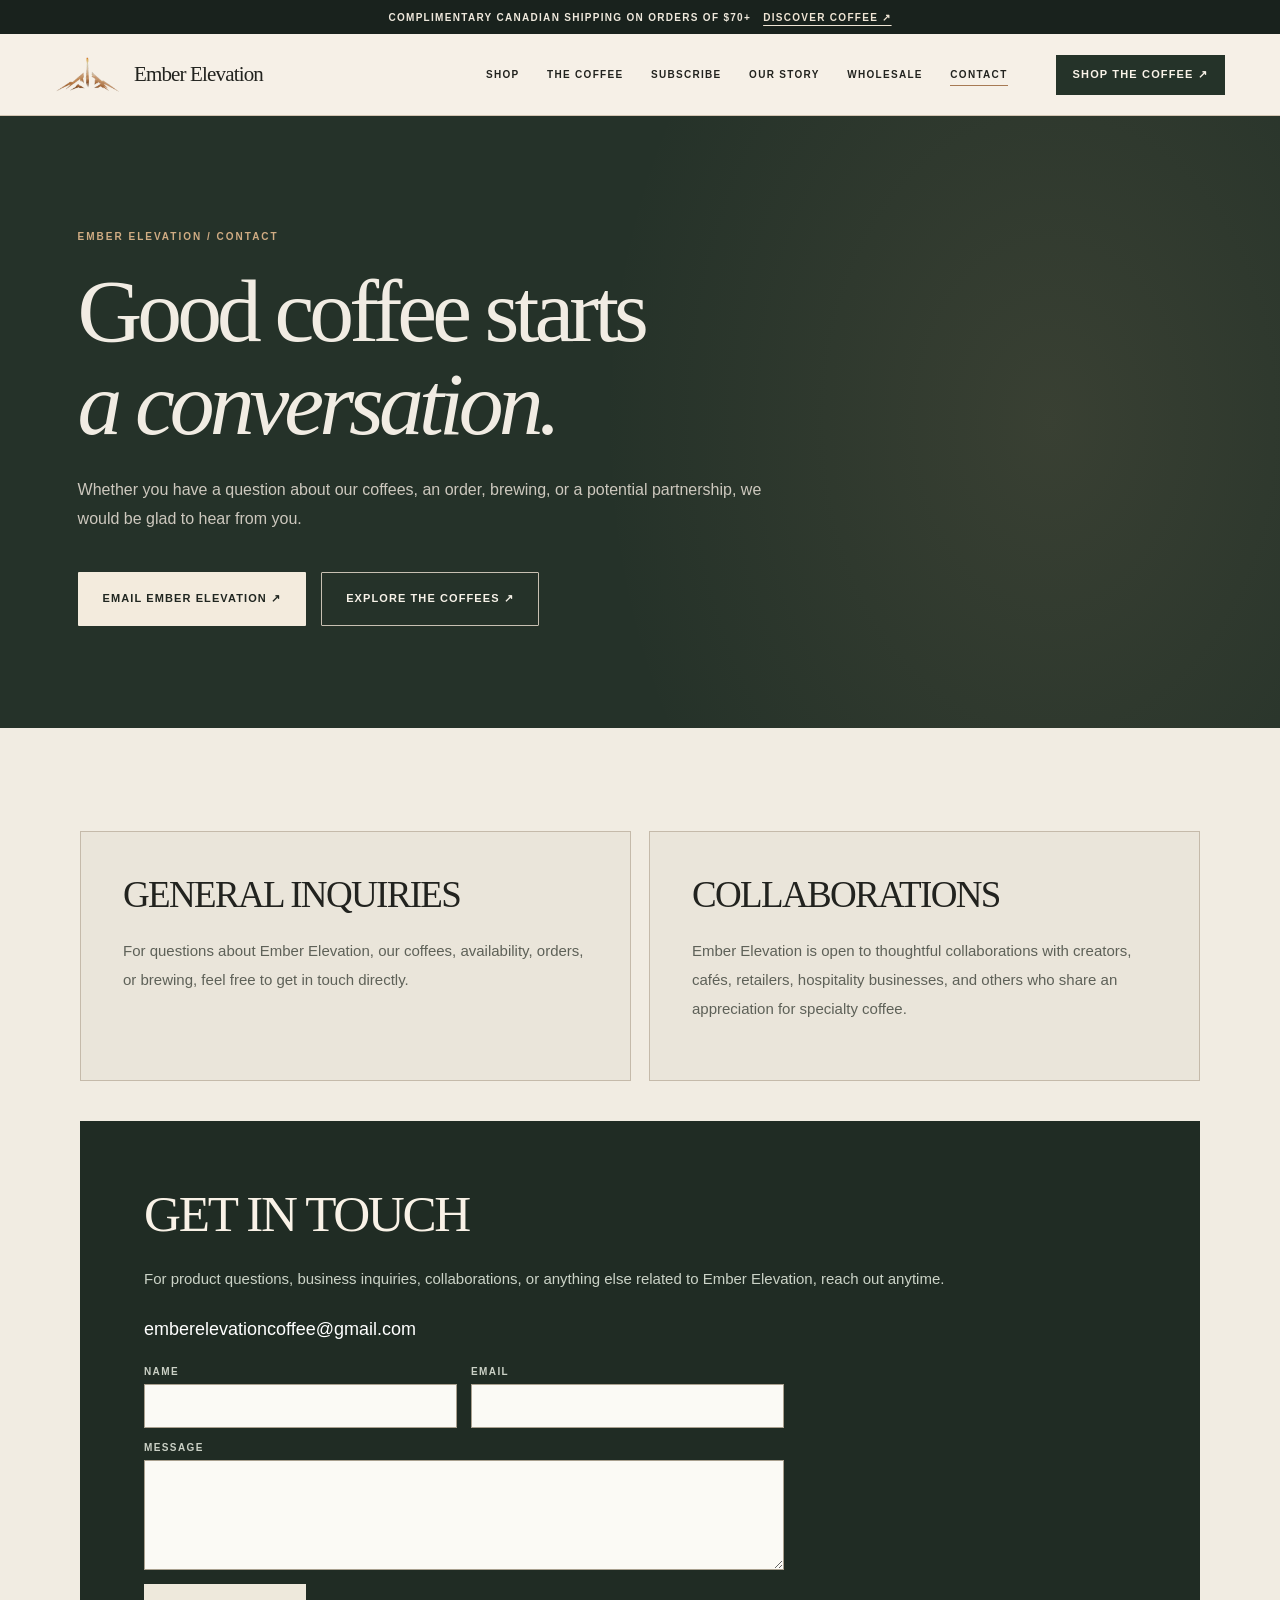
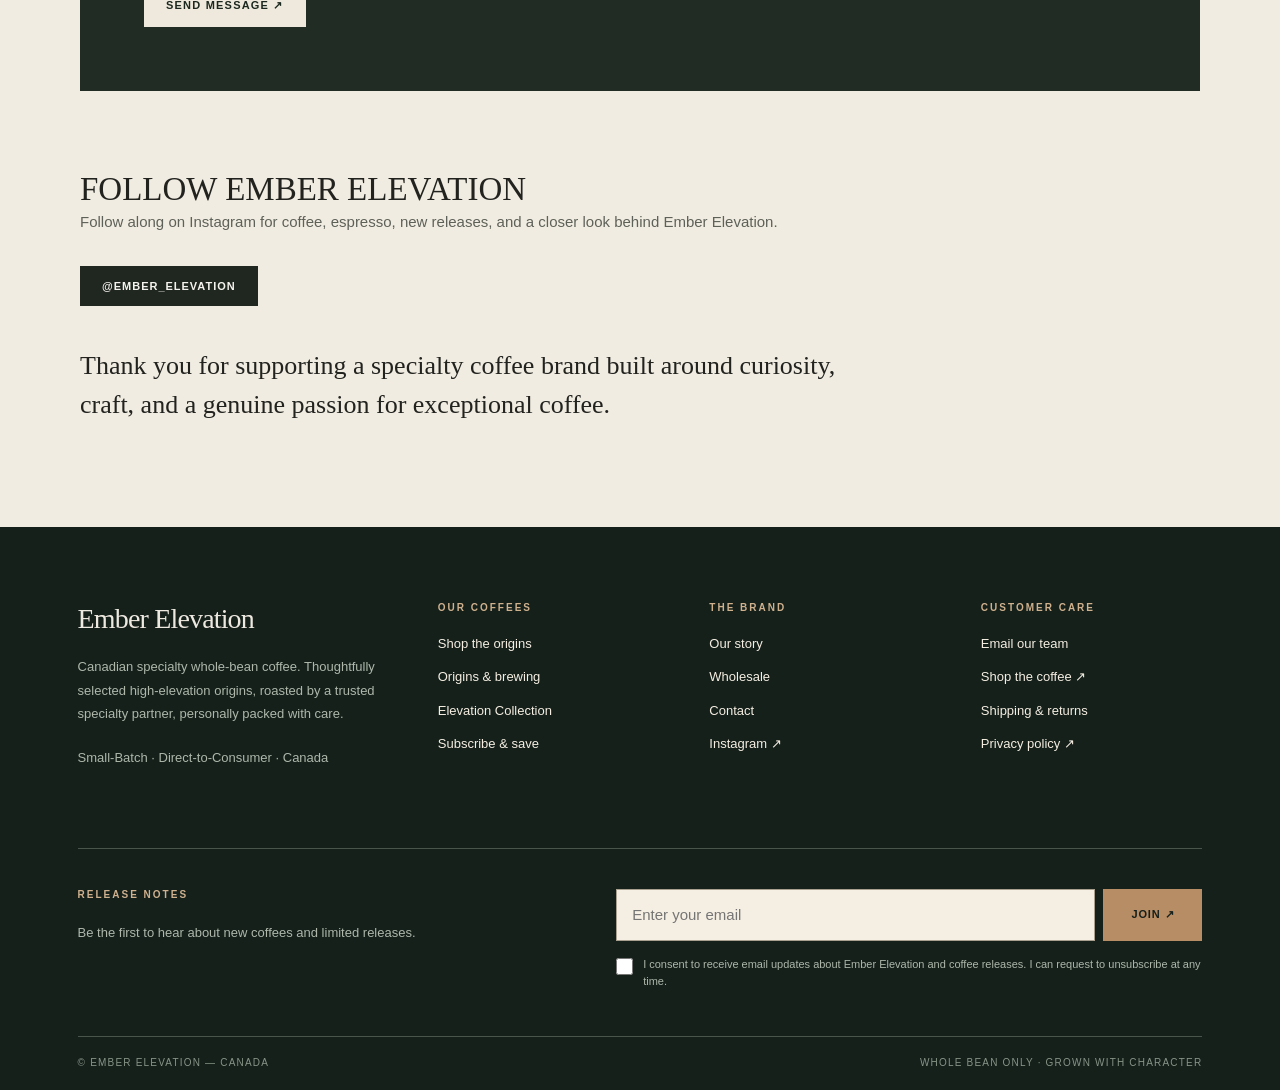
<file: contact.html>
<!doctype html><html lang="en-CA"><head><meta charset="utf-8"><meta name="viewport" content="width=device-width, initial-scale=1"><meta name="theme-color" content="#17211d"><title>Contact Ember Elevation | Coffee, Orders &amp; Wholesale</title><meta name="description" content="Get in touch with Ember Elevation for specialty coffee questions, purchases, wholesale inquiries and collaborations."><link rel="canonical" href="https://emberelevation.com/contact.html"><link rel="icon" href="favicon.ico"><link rel="preconnect" href="https://cdn.shopify.com" crossorigin><meta property="og:type" content="website"><meta property="og:site_name" content="Ember Elevation"><meta property="og:title" content="Contact Ember Elevation | Coffee, Orders &amp; Wholesale"><meta property="og:description" content="Get in touch with Ember Elevation for specialty coffee questions, purchases, wholesale inquiries and collaborations."><meta property="og:url" content="https://emberelevation.com/contact.html"><meta property="og:image" content="https://emberelevation.com/mountains.jpg"><meta name="twitter:card" content="summary_large_image"><link rel="stylesheet" href="site.css?v=20261123"><link rel="stylesheet" href="atelier.css?v=20261123c"><script type="application/ld+json">{"@context":"https://schema.org","@type":"Organization","name":"Ember Elevation","url":"https://emberelevation.com","logo":"https://emberelevation.com/logo.png","sameAs":["https://instagram.com/ember_elevation"],"contactPoint":{"@type":"ContactPoint","email":"emberelevationcoffee@gmail.com","contactType":"customer service"}}</script></head><body><a class="skip-link" href="#main">Skip to content</a>
<div class="announcement">COMPLIMENTARY CANADIAN SHIPPING ON ORDERS OF $70+ <a href="shop.html">DISCOVER COFFEE ↗</a></div><header class="site-header"><div class="header-inner"><a class="brand" href="index.html" aria-label="Ember Elevation home"><img class="brand-mark" src="logo-mark.png" alt="" width="65" height="38"><span class="brand-name">Ember Elevation</span></a><nav class="desktop-nav" aria-label="Main navigation"><a href="shop.html">Shop</a><a href="coffee.html">The Coffee</a><a href="subscribe.html">Subscribe</a><a href="about.html">Our Story</a><a href="wholesale.html">Wholesale</a><a href="contact.html" aria-current="page">Contact</a></nav><a class="header-shop" href="https://shop.emberelevation.com/collections/shop-coffee">Shop the coffee ↗</a><details class="mobile-menu"><summary><span class="menu-icon" aria-hidden="true"></span> MENU</summary><nav class="mobile-panel" aria-label="Mobile navigation"><a href="index.html">Home</a><a href="shop.html">Shop</a><a href="coffee.html">The Coffee</a><a href="subscribe.html">Subscribe</a><a href="about.html">Our Story</a><a href="wholesale.html">Wholesale</a><a href="contact.html">Contact</a><a href="https://shop.emberelevation.com/collections/shop-coffee">Shop the coffee ↗</a></nav></details></div></header><main id="main"><section class="page-hero"><div class="wrap"><span class="eyebrow eyebrow-light">EMBER ELEVATION / CONTACT</span><h1>Good coffee starts<br><em>a conversation.</em></h1><p>Whether you have a question about our coffees, an order, brewing, or a potential partnership, we would be glad to hear from you.</p><div class="button-row"><a class="btn btn-light" href="mailto:emberelevationcoffee@gmail.com">Email Ember Elevation ↗</a><a class="btn btn-outline-light" href="shop.html">Explore the coffees ↗</a></div></div></section><section class="longform contact-original"><div class="wrap"><div class="container"><div class="contact-grid">

<div class="contact-card">

<h2>GENERAL INQUIRIES</h2>

<p>
For questions about Ember Elevation, our coffees, availability, orders, or brewing, feel free to get in touch directly.
</p>

</div>


<div class="contact-card">

<h2>COLLABORATIONS</h2>

<p>
Ember Elevation is open to thoughtful collaborations with creators, cafés, retailers, hospitality businesses, and others who share an appreciation for specialty coffee.
</p>

</div>

</div>


<div class="connect">

<h2>GET IN TOUCH</h2>

<p>
For product questions, business inquiries, collaborations, or anything else related to Ember Elevation, reach out anytime.
</p>

<div class="contact-email">
emberelevationcoffee@gmail.com
</div>

<form class="ee-inquiry-form" id="contact-form" action="https://formspree.io/f/xykkeolk" method="POST"><input type="hidden" name="_subject" value="Website message — Ember Elevation"><label><span>Name</span><input type="text" name="name" autocomplete="name" required></label><label><span>Email</span><input type="email" name="email" autocomplete="email" required></label><label><span>Message</span><textarea name="message" rows="4" required></textarea></label><button type="submit">Send message ↗</button></form>

</div>


<div class="instagram">

<div class="instagram-label">
FOLLOW EMBER ELEVATION
</div>

<p>
Follow along on Instagram for coffee, espresso, new releases, and a closer look behind Ember Elevation.
</p>

<a
href="https://instagram.com/ember_elevation"
target="_blank"
rel="noopener"
class="contact-button"
>
@EMBER_ELEVATION
</a>

</div>


<div class="closing">
Thank you for supporting a specialty coffee brand built around curiosity, craft, and a genuine passion for exceptional coffee.
</div></div></div></section></main>
<footer class="site-footer"><div class="wrap"><div class="footer-main"><div><div class="footer-brand">Ember Elevation</div><p class="footer-lead">Canadian specialty whole-bean coffee. Thoughtfully selected high-elevation origins, roasted by a trusted specialty partner, personally packed with care.</p><p class="footer-lead">Small-Batch · Direct-to-Consumer · Canada</p></div><div><h3>Our coffees</h3><a href="shop.html">Shop the origins</a><a href="coffee.html">Origins &amp; brewing</a><a href="https://shop.emberelevation.com/products/elevation-collection">Elevation Collection</a><a href="subscribe.html">Subscribe &amp; save</a></div><div><h3>The brand</h3><a href="about.html">Our story</a><a href="wholesale.html">Wholesale</a><a href="contact.html">Contact</a><a href="https://instagram.com/ember_elevation" target="_blank" rel="noopener noreferrer">Instagram ↗</a></div><div><h3>Customer care</h3><a href="mailto:emberelevationcoffee@gmail.com">Email our team</a><a href="https://shop.emberelevation.com/collections/shop-coffee">Shop the coffee ↗</a><a href="https://shop.emberelevation.com/policies/shipping-policy">Shipping &amp; returns</a><a href="https://checkout.shopify.com/97929560371/policies/50246058291.html?locale=en">Privacy policy ↗</a></div></div><div class="footer-news"><div><h3>Release notes</h3><p>Be the first to hear about new coffees and limited releases.</p></div><form class="newsletter-form-inner" action="https://formspree.io/f/xykkeolk" method="POST"><input type="email" name="email" aria-label="Email address" placeholder="Enter your email" autocomplete="email" required><button type="submit">Join ↗</button><label class="consent-row"><input type="checkbox" name="marketing_consent" value="yes" required><span>I consent to receive email updates about Ember Elevation and coffee releases. I can request to unsubscribe at any time.</span></label></form></div><div class="footer-bottom"><span>© Ember Elevation — Canada</span><span>Whole bean only · Grown with character</span></div></div></footer></body></html>
</file>
<file: site.css>
/* Ember Elevation — complete editorial storefront design / November 2026.
   Colours, spacing and components are shared across the entire GitHub Pages site. */
:root{
  --ink:#202521;--night:#17211d;--deep:#111814;--cream:#f5f2eb;
  --oat:#eae4d9;--sand:#dbd0bf;--terracotta:#ad784f;--copper:#b78d65;
  --muted:#6b6c63;--line:#d6d1c6;--white:#fffdf9;
  --serif:"Iowan Old Style","Baskerville","Palatino Linotype",Georgia,serif;
  --sans:-apple-system,BlinkMacSystemFont,"Segoe UI",Inter,Arial,sans-serif;
  --wrap:1240px;--radius:2px;
}
*,*::before,*::after{box-sizing:border-box}
html{scroll-behavior:smooth;scroll-padding-top:110px}
body{margin:0;background:var(--cream);color:var(--ink);font-family:var(--sans);font-size:15px;-webkit-font-smoothing:antialiased}
img{display:block;max-width:100%;height:auto}
a{color:inherit} button,input,textarea,select{font:inherit}
button,a,summary,input{ -webkit-tap-highlight-color:transparent}
a:focus-visible,button:focus-visible,input:focus-visible,summary:focus-visible{outline:3px solid #bf8152;outline-offset:4px}
h1,h2,h3,h4,p{margin-top:0}
h1,h2,h3{font-family:var(--serif);font-weight:400;letter-spacing:-.045em}
p{line-height:1.75}
[hidden]{display:none!important}
.sr-only{position:absolute;width:1px;height:1px;padding:0;margin:-1px;overflow:hidden;clip:rect(0,0,0,0);white-space:nowrap;border:0}
.skip-link{position:absolute;top:-90px;left:20px;z-index:999;padding:12px 18px;background:#fff;color:#111}
.skip-link:focus{top:14px}
.announcement{display:flex;justify-content:center;align-items:center;gap:12px;min-height:34px;padding:7px 18px;background:var(--deep);color:#ece6d9;font-size:10px;font-weight:600;letter-spacing:.13em;text-align:center}
.announcement a{color:#efe5d5;text-decoration:underline;text-underline-offset:4px}
.site-header{position:sticky;top:0;z-index:100;background:rgba(245,242,235,.97);border-bottom:1px solid rgba(32,37,33,.14);backdrop-filter:blur(18px);-webkit-backdrop-filter:blur(18px)}
.header-inner{max-width:1440px;margin:auto;min-height:81px;padding:0 clamp(22px,4.3vw,74px);display:flex;align-items:center;gap:48px}
.brand{display:flex;align-items:center;gap:12px;text-decoration:none;white-space:nowrap}
.brand-mark{width:31px;height:31px;object-fit:contain}
.brand-name{font-family:var(--serif);font-size:20px;letter-spacing:-.02em;line-height:1;white-space:nowrap}
.desktop-nav{margin-left:auto;display:flex;gap:clamp(15px,2.15vw,34px);align-items:center}
.desktop-nav a,.header-shop{font-size:11px;text-transform:uppercase;font-weight:650;letter-spacing:.105em;text-decoration:none;white-space:nowrap}
.desktop-nav a{padding:8px 0;position:relative}
.desktop-nav a::after{content:"";position:absolute;left:0;right:100%;bottom:2px;height:1px;background:#a77a54;transition:right .25s}
.desktop-nav a:hover::after,.desktop-nav a[aria-current=page]::after{right:0}
.header-shop{display:inline-flex;align-items:center;justify-content:center;min-height:40px;padding:0 17px;background:var(--night);color:#fff;text-decoration:none;transition:background .2s;gap:14px}
.header-shop:hover{background:#465447}
.mobile-menu{display:none;margin-left:auto;position:relative}
.mobile-menu summary{list-style:none;display:flex;align-items:center;gap:11px;font-size:11px;font-weight:700;letter-spacing:.13em;cursor:pointer;padding:13px 0}
.mobile-menu summary::-webkit-details-marker{display:none}
.menu-icon{width:22px;height:14px;position:relative;border-top:1.5px solid var(--ink);border-bottom:1.5px solid var(--ink)}
.menu-icon::after{content:"";height:1.5px;position:absolute;top:5px;left:0;right:0;background:var(--ink)}
.mobile-menu[open] .menu-icon::after{opacity:0}
.mobile-panel{position:absolute;right:-18px;top:calc(100% + 13px);width:min(310px,calc(100vw - 35px));background:var(--cream);padding:12px 22px 20px;box-shadow:0 20px 50px #111a1438;border:1px solid var(--line)}
.mobile-panel a{display:block;padding:15px 0;border-bottom:1px solid var(--line);text-decoration:none;font-size:15px;font-weight:500}
.mobile-panel a:last-child{border-bottom:0;font-weight:700}
.wrap{max-width:var(--wrap);padding-inline:clamp(22px,4.5vw,70px);margin-inline:auto}
.section-pad{padding-block:clamp(70px,9vw,130px)}
.section-pad-sm{padding-block:clamp(48px,6vw,92px)}
.eyebrow{display:block;font-size:10px;letter-spacing:.22em;font-weight:700;text-transform:uppercase;color:#79553b;margin-bottom:22px}
.eyebrow-light{color:#c3a17c}
.display{font-size:clamp(53px,6.1vw,94px);line-height:1.04}
.section-title{font-size:clamp(44px,4.9vw,70px);line-height:1.1}
.display em,.section-title em,.serif-italic{font-style:italic;font-weight:400}
.body-lead{font-size:clamp(15px,1.45vw,18px);line-height:1.85;color:#62645b;max-width:650px}
.copy{font-size:15px;color:#606259;line-height:1.8}
.btn{display:inline-flex;align-items:center;justify-content:space-between;gap:24px;min-height:54px;padding:15px 24px;text-decoration:none;font-size:11px;font-weight:750;letter-spacing:.10em;text-transform:uppercase;line-height:1.25;border:1px solid transparent;cursor:pointer;transition:transform .2s,background .2s,color .2s}
.btn:hover{transform:translateY(-2px)}
.btn-dark{background:var(--night);color:#f5f2eb}
.btn-dark:hover{background:#364438}
.btn-light{background:var(--cream);color:var(--night)}
.btn-light:hover{background:#fff}
.btn-outline{background:transparent;border-color:#8c887e;color:var(--ink)}
.btn-outline:hover{background:var(--ink);color:#fff}
.btn-outline-light{background:transparent;border-color:#c8c0b2;color:#f7f2e8}
.btn-outline-light:hover{background:#fff;color:var(--night)}
.inline-link{display:inline-flex;align-items:center;gap:20px;padding-bottom:7px;border-bottom:1px solid currentColor;text-decoration:none;font-size:12px;font-weight:700;letter-spacing:.035em}
.inline-link:hover{color:#91633e}
.button-row{display:flex;flex-wrap:wrap;gap:15px;align-items:center}
.section-header{display:flex;align-items:end;justify-content:space-between;gap:30px;margin-bottom:38px}
.section-header>*{margin-bottom:0}
.kicker-line{display:flex;align-items:center;gap:14px;white-space:nowrap}
.kicker-line::after{content:"";height:1px;background:#afa798;width:45px}
.hero-home{background:var(--night);color:var(--cream);min-height:655px;display:grid;grid-template-columns:53% 47%;overflow:hidden}
.hero-copy{display:flex;flex-direction:column;align-items:flex-start;justify-content:center;padding:clamp(55px,6.9vw,115px) clamp(28px,6.1vw,106px);position:relative;z-index:2;background:radial-gradient(ellipse at 70% 15%,#344539,#17211d 75%)}
.hero-copy h1{font-size:clamp(57px,6vw,98px);line-height:1.04;max-width:770px;margin:0 0 28px}
.hero-copy p{max-width:460px;color:#cdcac0;font-size:15px;line-height:1.8;margin-bottom:32px}
.hero-meta{margin-top:65px;font-size:10px;letter-spacing:.15em;color:#afa99c}
.hero-media{position:relative;min-height:530px;background:#e4d8c8;display:flex;align-items:center;justify-content:center;overflow:hidden}
.hero-media::before{content:"";position:absolute;inset:0;background:url("mountains.jpg") center center/cover no-repeat;filter:grayscale(.34);opacity:.24}
.hero-media::after{content:"";position:absolute;inset:0;background:linear-gradient(130deg,#ded5c3a8,#746e624a)}
.hero-product{position:relative;z-index:1;width:min(92%,820px);max-height:560px;object-fit:contain;filter:drop-shadow(0 25px 24px #2b282049)}
.hero-tag{position:absolute;z-index:3;right:29px;bottom:25px;font-size:10px;letter-spacing:.15em;color:var(--ink);background:#f2eee4c9;padding:10px 15px}
.benefits{background:var(--oat);border-bottom:1px solid var(--line)}
.benefits-inner{display:grid;grid-template-columns:repeat(4,1fr);gap:24px;padding-block:20px}
.benefits span{font-size:10px;letter-spacing:.1em;text-transform:uppercase;font-weight:650;color:#4e4d44;line-height:1.4}
.benefits b{color:#9e7956;font-weight:600;margin-right:9px}
.product-grid{display:grid;grid-template-columns:repeat(4,minmax(0,1fr));gap:17px}
.product-card{display:flex;flex-direction:column;min-width:0}
.product-card-media{background:#e5dbcc;position:relative;aspect-ratio:4/4.8;display:grid;place-items:center;overflow:hidden;text-decoration:none}
.product-card-media::after{content:"";position:absolute;inset:0;border:1px solid rgba(28,28,24,.06);pointer-events:none}
.product-card-media img{width:100%;height:100%;object-fit:contain;transition:transform .4s;filter:drop-shadow(0 9px 14px #15141022);padding:4%}
.product-card-media:hover img{transform:scale(1.035)}
.product-card-number{position:absolute;top:16px;left:16px;font-size:10px;color:#766956;letter-spacing:.13em;font-weight:700}
.product-card-arrow{position:absolute;bottom:14px;right:14px;background:var(--cream);color:var(--night);width:32px;height:32px;display:grid;place-items:center;font-size:19px}
.product-card-copy{padding:17px 1px 4px;display:flex;flex-direction:column;flex:1}
.product-card-topline{display:flex;justify-content:space-between;gap:8px;color:#85735c;font-size:10px;font-weight:700;letter-spacing:.1em;text-transform:uppercase;align-items:flex-start}
.product-card-topline span:last-child{color:var(--ink)}
.product-card h3{font-size:clamp(22px,2.25vw,31px);line-height:1.13;margin:12px 0 9px}
.product-card h3 a{text-decoration:none}
.product-card h3 a:hover{color:#996c46}
.product-notes{color:#645f53;font-size:13px;line-height:1.6;margin-bottom:16px}
.product-subtext{margin-top:-7px;font-size:11px;line-height:1.55;color:#867d71}
.product-card .inline-link{margin-top:auto;width:max-content;font-size:11px}
.editorial-bundle{display:grid;grid-template-columns:50% 50%;background:#1d2822;color:#f2ede2;min-height:545px}
.bundle-art{background:#463e31;position:relative;overflow:hidden;display:flex;justify-content:center;align-items:center}
.bundle-art img{width:100%;height:100%;max-height:580px;object-fit:contain;padding:4%;filter:drop-shadow(0 16px 18px #1c1b1880)}
.bundle-copy{padding:clamp(50px,7vw,115px);display:flex;flex-direction:column;align-items:flex-start;justify-content:center}
.bundle-copy h2{font-size:clamp(44px,4.6vw,72px);line-height:1.07;margin:0 0 25px}
.bundle-copy p{color:#c1c6b9;font-size:15px;line-height:1.8;max-width:490px}
.bundle-bits{display:flex;flex-wrap:wrap;gap:10px;margin:6px 0 28px}
.bundle-bits span{border:1px solid #8d968733;padding:9px 12px;font-size:10px;letter-spacing:.04em;color:#e8e3d6}
.bundle-price{margin:0 0 24px!important;font-size:17px!important;font-weight:650;color:#fff!important}
.story-split{display:grid;grid-template-columns:48% 52%;min-height:520px}
.story-visual{background:#312b22;position:relative;min-height:450px;overflow:hidden}
.story-visual img{height:100%;width:100%;object-fit:cover;position:absolute;inset:0}
.story-text{background:#e8e1d5;padding:clamp(55px,6.5vw,105px);display:flex;flex-direction:column;align-items:start;justify-content:center}
.story-text h2{font-size:clamp(43px,4.9vw,71px);line-height:1.08;margin-bottom:24px}
.story-text p{max-width:530px;color:#59584e;font-size:15px;line-height:1.9}
.standard-grid{display:grid;grid-template-columns:repeat(4,1fr);gap:28px}
.standard-grid article{border-top:1px solid #b4ae9f;padding-top:18px}
.standard-grid .number{font-family:var(--serif);font-size:24px;color:#9b7955}
.standard-grid h3{font-family:var(--sans);font-size:15px;letter-spacing:.005em;font-weight:650;margin:27px 0 12px}
.standard-grid p{color:#646359;font-size:13px}
.newsletter-section{background:var(--sand);padding-block:clamp(60px,7vw,100px)}
.newsletter-wrap{display:grid;grid-template-columns:1fr 1fr;align-items:center;gap:70px}
.newsletter-wrap h2{font-size:clamp(44px,4.3vw,67px);margin:0 0 20px}
.newsletter-wrap p{max-width:540px;color:#61584d}
.newsletter-form{display:block;max-width:550px}
.newsletter-form-inner{display:grid;grid-template-columns:minmax(0,1fr) auto;gap:8px;align-items:start;width:100%}
.newsletter-form-inner>input[type="email"]{min-width:0;width:100%;height:52px;background:#fbfaf5;border:1px solid #a9a08f;padding:12px 15px;color:#292822;border-radius:0}
.newsletter-form-inner>button{min-height:52px;margin:0;background:#18231c;color:#fff;border:0;padding:0 28px;letter-spacing:.08em;font-size:11px;text-transform:uppercase;font-weight:700;cursor:pointer}
.newsletter-form-inner .consent-row{grid-column:1/-1;display:flex;align-items:flex-start;gap:10px;margin-top:7px;font-size:12px;line-height:1.55}
.newsletter-form-inner .consent-row input[type="checkbox"]{width:17px!important;height:17px!important;min-width:17px;flex-shrink:0;margin:2px 0 0;accent-color:#223126}
.newsletter-form label{display:block;flex:1;min-width:0}
.newsletter-form input{width:100%;height:52px;background:#fbfaf5;border:1px solid #a9a08f;padding:12px 15px;color:#292822;border-radius:0}
.newsletter-form button{background:#18231c;color:#fff;border:0;padding:0 28px;letter-spacing:.08em;font-size:11px;text-transform:uppercase;font-weight:700;cursor:pointer}
.newsletter-form button:hover{background:#3e4e40}
.consent-row{display:flex;align-items:flex-start;gap:9px;margin-top:15px;color:#514d47;font-size:12px;line-height:1.55}
.consent-row input{margin-top:4px;accent-color:#223126}
.form-footnote{font-size:11px;opacity:.8;margin-top:14px}
.site-footer{background:var(--deep);color:#eee9e0;padding:75px 0 22px}
.footer-main{display:grid;grid-template-columns:1.4fr repeat(3,minmax(0,1fr));gap:50px;margin-bottom:66px}
.footer-brand{font-family:var(--serif);font-size:28px;line-height:1.2;letter-spacing:-.03em}
.footer-lead{font-size:13px;line-height:1.8;max-width:345px;color:#aeb7aa;margin-top:20px}
.site-footer h3{font-family:var(--sans);font-size:10px;letter-spacing:.2em;color:#cfb18e;font-weight:700;margin:0 0 21px;text-transform:uppercase}
.site-footer a{display:block;width:fit-content;font-size:13px;line-height:1.5;text-decoration:none;color:#e9e6db;margin:0 0 14px}
.site-footer a:hover{text-decoration:underline;text-underline-offset:4px}
.footer-bottom{border-top:1px solid #49544b;padding-top:20px;display:flex;justify-content:space-between;flex-wrap:wrap;gap:12px;color:#879487;font-size:10px;letter-spacing:.12em;text-transform:uppercase}
.page-hero{background:var(--night);color:#f1ece3;position:relative;padding:clamp(75px,9vw,137px) 0 clamp(75px,8vw,120px);overflow:hidden}
.page-hero::after{content:"";position:absolute;right:-17%;top:-50%;width:70%;height:200%;background:radial-gradient(closest-side,#6d795032,transparent);pointer-events:none}
.page-hero .wrap{position:relative;z-index:1}
.page-hero h1{font-size:clamp(55px,7vw,105px);line-height:1.04;margin:0 0 24px;max-width:1050px}
.page-hero p{font-size:16px;line-height:1.85;color:#cdc8be;max-width:700px}
.page-hero .btn{margin-top:22px}
.page-hero.split-hero{display:grid;grid-template-columns:1fr 43%;align-items:stretch;padding:0}
.page-hero.split-hero .wrap{padding-top:clamp(80px,8vw,120px);padding-bottom:clamp(80px,8vw,120px);padding-left:max(32px,calc((100vw - var(--wrap))/2 + 70px));padding-right:clamp(25px,5vw,70px);max-width:none;margin:0}
.split-hero-visual{position:relative;background:#e9dfcf;min-height:390px;overflow:hidden}
.split-hero-visual img{position:absolute;inset:0;width:100%;height:100%;object-fit:contain;padding:5%}
.dark-panel{background:#1d2821;color:#f5f1e8}
.dark-panel .eyebrow{color:#cda982}
.dark-panel p{color:#c4c9bd}
.product-feature{display:grid;grid-template-columns:43% 57%;gap:0;background:var(--cream);border-top:1px solid var(--line)}
.product-feature:nth-child(even){grid-template-columns:57% 43%;background:#eee8dd}
.product-feature:nth-child(even) .origin-photo{order:2}
.origin-photo{position:relative;background:#ded2c1;min-height:540px;display:grid;place-items:center;overflow:hidden}
.origin-photo img{width:100%;height:100%;max-height:585px;object-fit:contain;padding:6%;filter:drop-shadow(0 12px 20px #30281d31)}
.origin-photo .photo-id{position:absolute;top:22px;left:28px;font-size:10px;letter-spacing:.18em;color:#755c48}
.origin-body{padding:clamp(54px,6vw,95px) clamp(28px,6vw,98px);align-self:center}
.origin-body .coffee{max-width:700px}
.origin-body .coffee h3{font-size:clamp(37px,3.8vw,61px);letter-spacing:-.045em;line-height:1.1;margin:0 0 17px;font-weight:400}
.origin-body .coffee .tasting{font-family:var(--serif);font-size:clamp(21px,2.1vw,28px);line-height:1.3;color:#654d39;margin:0 0 24px}
.origin-body .coffee .details{font-size:12px;line-height:2;letter-spacing:.015em;color:#68675e;border-top:1px solid var(--line);padding:19px 0}
.origin-body .coffee .bestfor{font-size:12px;color:#484a42;margin-bottom:21px;font-weight:650}
.origin-body .origin-shop{margin:0 0 22px}
.origin-body .origin-shop a{display:inline-flex;align-items:center;min-height:49px;padding:13px 23px;background:var(--night);color:#fff;text-decoration:none;font-size:11px;letter-spacing:.1em;font-weight:700}
.origin-body .origin-shop a:hover{background:#475646}
.origin-body .story{border-top:1px solid var(--line);margin-top:30px;padding-top:24px}
.origin-body .story p{font-size:14px;line-height:1.85;color:#636057;margin-bottom:17px;max-width:640px}
.origin-skipnav{display:flex;flex-wrap:wrap;gap:10px;margin-top:29px}
.origin-skipnav a{display:inline-flex;align-items:center;padding:11px 14px;border:1px solid #827d7345;color:#343a31;text-decoration:none;font-size:11px;font-weight:650}
.origin-skipnav a:hover{background:#e8e1d4}
.origin-index{padding-bottom:35px}
.origin-index .section-header{margin-bottom:22px}
.brew-panel{background:#202b23;color:#f1ede5}
.brew-panel h2{font-size:clamp(46px,5vw,77px)}
.brew-panel .brew>h2{display:none}
.brew-panel .brew-intro{max-width:730px;line-height:1.8;color:#cad2c6;margin-bottom:38px}
.brew-panel .brew-methods{display:grid;grid-template-columns:repeat(3,1fr);gap:18px}
.brew-panel .brew-method{padding:28px;border:1px solid #69756c82;background:#2c382f}
.brew-panel .brew-method h4{font-family:var(--serif);font-size:29px;font-weight:400;margin:0 0 18px}
.brew-panel .brew-method p{color:#c5cdc4;font-size:13px;line-height:1.85}
.brew-panel .brew-recipe{display:flex;flex-wrap:wrap;gap:9px;margin-top:25px}
.brew-panel .brew-recipe>*{font-size:10px;letter-spacing:.1em;font-weight:700;padding:8px 9px;background:#17241bbd;color:#e9eee3}
.brew-panel .brew-note{max-width:800px;margin:34px 0 0;color:#bbc8b9;font-size:13px}
.longform{background:var(--cream);padding:clamp(75px,8vw,120px) 0}
.longform h2{font-family:var(--serif);font-size:clamp(35px,4vw,60px);line-height:1.13;margin:0 0 22px;font-weight:400}
.longform h3{font-family:var(--serif);font-size:clamp(26px,3vw,37px)}
.longform p{color:#5e6158;font-size:15px;line-height:1.91}
.longform .container{max-width:1120px;margin:auto}
.about-original>.section{max-width:780px;margin:0 0 84px}
.about-original .founder{display:grid;grid-template-columns:42% 58%;gap:clamp(35px,6vw,95px);align-items:start;margin:0 0 110px}
.about-original .founder-image{position:relative;background:#c6b59c;min-height:430px}
.about-original .founder-image img{width:100%;height:100%;max-height:640px;object-fit:cover;object-position:center}
.about-original .founder-copy h2{margin:0 0 27px}
.about-original .founder-signoff{color:#2b3830;font-family:var(--serif);font-size:24px;line-height:1.5}
.about-original .divider{height:1px;background:var(--line);margin-bottom:62px}
.about-original .brand-details{display:grid;grid-template-columns:repeat(2,1fr);gap:40px;margin-bottom:75px}
.about-original .detail-section{border-top:1px solid #aca99d;padding-top:32px}
.about-original .roasting{max-width:740px;border-top:1px solid #aca99d;padding-top:42px}
.page-coda{background:#dcd2c2;padding-block:clamp(55px,7vw,95px)}
.page-coda .coda-inner{display:flex;align-items:center;justify-content:space-between;gap:28px}
.page-coda h2{font-size:clamp(36px,4vw,63px);max-width:700px;line-height:1.1;margin:0}
.offer-strip{background:#e6dece;border-bottom:1px solid #c8bdab;padding:16px 24px;text-align:center;font-size:12px;color:#4b5148}
.offer-strip strong{font-weight:700}
.shop-grid-section{padding-top:70px}
.shop-grid-section .product-grid{grid-template-columns:repeat(2,1fr);gap:36px 25px}
.shop-grid-section .product-card{display:grid;grid-template-columns:45% 55%;background:#eee8dd}
.shop-grid-section .product-card-media{aspect-ratio:auto;min-height:330px;background:#ded1bf}
.shop-grid-section .product-card-copy{padding:40px 30px}
.shop-grid-section .product-card h3{font-size:clamp(25px,2.7vw,40px)}
.shop-grid-section .product-card .product-notes{font-size:14px}
.shop-grid-section .product-card .product-subtext{font-size:12px}
.shop-grid-section .product-card .inline-link{margin-top:auto}
.sub-original .section{margin-bottom:75px}
.sub-original .section h2{font-size:clamp(33px,3.3vw,53px);margin:0 0 20px}
.sub-original .section>p.copy{max-width:750px}
.sub-original .feature-grid,.sub-original .steps-grid{display:grid;grid-template-columns:repeat(4,1fr);gap:15px;margin-top:24px}
.sub-original .feature-box,.sub-original .step-box{background:#eae4d8;padding:26px;border:1px solid #d7caba}
.sub-original .feature-box h3,.sub-original .step-box h3{font-family:var(--sans);letter-spacing:.05em;font-size:12px;font-weight:700;margin:0 0 15px;line-height:1.5}
.sub-original .feature-box p,.sub-original .step-box p{font-size:13px}
.sub-original .step-number{font-family:var(--serif);font-size:27px;color:#9d7653;margin-bottom:20px}
.sub-original .subscription-shop-button{display:inline-flex;margin-top:14px;padding:15px 22px;background:#253228;color:#f1ede4;text-decoration:none;font-weight:700;letter-spacing:.08em;font-size:12px}
.sub-original .subscription-shop-button:hover{background:#fff;color:#222b23}
.wholesale-original .intro,.contact-original .intro{font-size:18px;line-height:1.9;max-width:820px;margin-bottom:50px}
.wholesale-original .box-grid{display:grid;grid-template-columns:repeat(2,1fr);gap:18px}
.wholesale-original .box{border:1px solid var(--line);background:#eae4d8;padding:35px}
.wholesale-original .box h2{font-size:clamp(28px,2.9vw,39px);margin:0 0 22px}
.wholesale-original .box .list,.wholesale-original .box .text{font-size:14px;line-height:2;color:#575950}
.wholesale-original .partner-section{background:#1f2c22;color:#efeade;padding:clamp(35px,5vw,70px);margin:70px 0}
.wholesale-original .partner-section h2{color:#f6f3e9}
.wholesale-original .partner-section .text{font-size:14px;line-height:1.9;color:#cbd1c6}
.wholesale-original .partner-section .email{font-size:17px;overflow-wrap:anywhere;margin:26px 0}
.wholesale-original .wholesale-button{display:inline-flex;padding:15px 21px;background:#eee9dc;color:#1c281f;text-decoration:none;font-size:11px;font-weight:700;letter-spacing:.11em}
.wholesale-original .closing{font-family:var(--serif);font-size:25px;max-width:900px;line-height:1.5;margin:50px 0}
.contact-original .contact-grid{display:grid;grid-template-columns:repeat(2,1fr);gap:18px}
.contact-original .contact-card{background:#eae5da;padding:42px;border:1px solid var(--line)}
.contact-original .contact-card h2{font-size:37px}
.contact-original .connect{background:#202c24;color:#fff;padding:clamp(35px,5vw,65px);margin:40px 0}
.contact-original .connect h2{color:#f9f2e7}
.contact-original .connect p{color:#cbd3c7}
.contact-original .contact-email{font-size:18px;margin:25px 0;overflow-wrap:anywhere}
.contact-original .contact-button{display:inline-flex;background:#eee9dc;color:#1e2921;padding:14px 22px;text-decoration:none;letter-spacing:.09em;font-size:11px;font-weight:700}
.contact-original .instagram{padding:40px 0}
.contact-original .instagram-label{font-family:var(--serif);font-size:33px}
.contact-original .instagram a{background:var(--night);color:#f5f3ed;margin-top:15px}
.contact-original .closing{font-family:var(--serif);font-size:26px;line-height:1.5;max-width:800px}
.compact-feature-row{display:grid;grid-template-columns:1fr 1fr;gap:25px;padding-top:12px}
.compact-feature-row a{display:block;padding:18px;border:1px solid var(--line);background:#e8e1d5;text-decoration:none}
.compact-feature-row a span{display:block;font-size:10px;letter-spacing:.12em;color:#88755e}
.compact-feature-row a strong{display:block;margin:12px 0 0;font-family:var(--serif);font-size:24px;font-weight:400}
@media(max-width:1180px){
.header-inner{gap:22px}.desktop-nav{gap:15px}
.desktop-nav a{font-size:10px}.brand-name{font-size:18px}
.product-card h3{font-size:23px}
.shop-grid-section .product-card{display:flex}.shop-grid-section .product-card-media{min-height:0;aspect-ratio:4/4.2}
.shop-grid-section .product-card-copy{padding:22px}
}
@media(max-width:900px){
.header-inner{min-height:70px}.desktop-nav,.header-shop{display:none}.mobile-menu{display:block}
.hero-home{grid-template-columns:1fr}.hero-copy{min-height:520px;padding:70px 35px}.hero-media{min-height:475px}
.hero-product{max-height:465px}.hero-meta{margin-top:40px}
.benefits-inner{grid-template-columns:repeat(2,1fr)}
.product-grid{grid-template-columns:repeat(2,1fr)}
.editorial-bundle{grid-template-columns:1fr}.bundle-art{min-height:440px}.bundle-copy{padding:65px 38px}
.story-split{grid-template-columns:1fr}.story-visual{min-height:520px}.story-text{padding:70px 38px}
.standard-grid{grid-template-columns:repeat(2,1fr)}
.newsletter-wrap{grid-template-columns:1fr;gap:35px}
.footer-main{grid-template-columns:repeat(2,1fr);gap:44px}
.product-feature,.product-feature:nth-child(even){grid-template-columns:1fr}
.product-feature:nth-child(even) .origin-photo{order:0}
.origin-photo{min-height:450px}.origin-body{padding:62px 35px}
.page-hero.split-hero{grid-template-columns:1fr}.page-hero.split-hero .wrap{padding:90px 35px}.split-hero-visual{min-height:420px}
.brew-panel .brew-methods{grid-template-columns:1fr}
.about-original .founder{grid-template-columns:1fr}.about-original .founder-image{max-width:600px}
.sub-original .feature-grid,.sub-original .steps-grid{grid-template-columns:repeat(2,1fr)}
}
@media(max-width:620px){
.announcement{font-size:9px;line-height:1.45}
.header-inner{padding-inline:18px;min-height:65px}.brand-name{font-size:19px}
.brand-mark{width:27px;height:27px}
.wrap{padding-inline:21px}
.hero-copy{min-height:480px;padding:65px 25px 52px}
.hero-copy h1{font-size:clamp(54px,12vw,74px)}
.hero-copy p{font-size:14px}
.hero-media{min-height:330px}.hero-product{max-height:320px}
.hero-tag{font-size:9px;bottom:15px;right:15px}
.hero-meta{font-size:9px}
.benefits-inner{grid-template-columns:1fr 1fr;gap:13px}.benefits span{font-size:9px}
.section-pad{padding-block:70px}.section-pad-sm{padding-block:55px}
.display{font-size:54px}.section-title{font-size:47px}
.section-header{display:block}.section-header .inline-link{margin-top:15px}
.product-grid{grid-template-columns:repeat(2,minmax(0,1fr));gap:24px 12px}
.product-card-media{aspect-ratio:4/5.3}
.product-card-media img{padding:2%}
.product-card h3{font-size:20px}
.product-card-topline{font-size:9px;display:block}
.product-card-topline span:last-child{display:block;margin-top:6px}
.product-notes{font-size:12px}
.product-card .inline-link{font-size:10px}
.bundle-art{min-height:325px}.bundle-copy{padding:60px 25px}.bundle-copy h2{font-size:47px}
.story-visual{min-height:370px}.story-text{padding:62px 25px}.story-text h2{font-size:48px}
.standard-grid{grid-template-columns:1fr 1fr;gap:26px 16px}.standard-grid h3{margin-top:15px}
.newsletter-form{display:block}
.newsletter-form-inner{grid-template-columns:1fr}
.newsletter-form-inner>button{min-height:51px;width:100%;margin-top:0}
.newsletter-form-inner .consent-row{grid-column:1}
.footer-main{grid-template-columns:1fr 1fr;gap:40px 20px}.footer-main>div:first-child{grid-column:1/-1}
.site-footer{padding-top:62px}
.page-hero{padding:75px 0}.page-hero h1{font-size:clamp(49px,11vw,70px)}
.page-hero p{font-size:14px}
.page-hero.split-hero .wrap{padding:70px 25px}
.origin-photo{min-height:310px}.origin-photo img{max-height:340px}.origin-body{padding:55px 24px}
.origin-body .coffee h3{font-size:42px}
.origin-body .story p{font-size:13px}
.origin-skipnav a{font-size:10px}
.shop-grid-section .product-grid{grid-template-columns:1fr}
.shop-grid-section .product-card{display:grid;grid-template-columns:44% 56%}
.shop-grid-section .product-card-media{aspect-ratio:auto;min-height:220px}
.shop-grid-section .product-card-copy{padding:17px 14px}
.shop-grid-section .product-card h3{font-size:22px;margin:9px 0}
.shop-grid-section .product-notes{font-size:11px;margin-bottom:10px}
.shop-grid-section .product-subtext{font-size:10px}
.shop-grid-section .product-card .inline-link{font-size:10px}
.about-original .brand-details,.wholesale-original .box-grid,.contact-original .contact-grid{grid-template-columns:1fr}
.about-original .founder{gap:32px;margin-bottom:70px}
.about-original .founder-image{min-height:350px}
.about-original .brand-details{gap:25px}
.sub-original .feature-grid,.sub-original .steps-grid{grid-template-columns:1fr 1fr;gap:10px}
.sub-original .feature-box,.sub-original .step-box{padding:17px}
.sub-original .feature-box h3,.sub-original .step-box h3{font-size:11px}
.sub-original .feature-box p,.sub-original .step-box p{font-size:12px}
.page-coda .coda-inner{display:block}.page-coda .btn{margin-top:24px}
.compact-feature-row{grid-template-columns:1fr}
}
@media(max-width:380px){
.shop-grid-section .product-card{display:flex}
.shop-grid-section .product-card-media{aspect-ratio:4/4}
.shop-grid-section .product-card-copy{padding:21px}
.product-grid{gap:20px 10px}
}
@media(prefers-reduced-motion:reduce){html{scroll-behavior:auto}*,*::before,*::after{animation-duration:.01ms!important;transition-duration:.01ms!important}}
</file>
<file: atelier.css>
/* Ember Elevation • Heritage Atelier, 2026. Scoped design evolution of the original site. */
:root{--cream:#f1ece2;--oat:#e5dacc;--sand:#d7c5af;--ink:#22231f;--night:#202620;--deep:#15201b;--bronze:#977150;--line:#c5baaa;--muted:#6f6a60;--serif:"Iowan Old Style","Baskerville",Georgia,serif;--sans:-apple-system,BlinkMacSystemFont,"Segoe UI",Arial,sans-serif}
body{background:var(--cream);color:var(--ink);font-family:var(--sans)}
body img{max-width:100%;height:auto}
section,article,div{min-width:0}
a:focus-visible,button:focus-visible,input:focus-visible,summary:focus-visible{outline:3px solid #a47652;outline-offset:4px}
.announcement{background:#19221d;color:#eee8dc}
.site-header{background:rgba(246,240,231,.98);border-bottom:1px solid #d4c6b4;box-shadow:none}
.header-inner{max-width:1500px}
.brand-name{font-family:var(--serif);font-size:21px;letter-spacing:-.04em}
.desktop-nav a{font-size:10px;font-weight:680;letter-spacing:.13em}
.header-shop{background:#253329;color:#f9f3e8}
.header-shop:hover{background:#75573d}
.site-footer{background:#15201b}
.site-footer a{color:#f5eee2}
.eyebrow{color:#7e5d43;letter-spacing:.2em}
.eyebrow-light{color:#d0ac83}
.btn{border-radius:1px}
.btn-dark{background:#253228}
.btn-dark:hover{background:#6a4d36}
.btn-light{background:#f3ebdd}
.btn-outline-light:hover{background:#f3ebdd}
.inline-link{font-size:11px}
.page-hero{background:#253229}
.page-hero::after{background:radial-gradient(closest-side,#c4a17720,transparent)}
.page-coda{background:#d9ccba}
.standard-grid .number{color:#8b6147}
.newsletter-section{background:#ded3c1}
.newsletter-form-inner>button{background:#26342a}
.section-title{letter-spacing:-.05em}
.page-hero h1{letter-spacing:-.055em}
.ee-page-intro{max-width:790px}
.ee-micro{font-size:10px;letter-spacing:.13em;color:#8a7763;text-transform:uppercase;font-weight:650}
.ee-reading{font-size:15px;line-height:1.94;color:#5b5b53}
.ee-refined-label{font-size:10px;letter-spacing:.17em;text-transform:uppercase;font-weight:700;color:#9c7958}
.ee-intro-grid{display:grid;grid-template-columns:42% 58%;align-items:center;gap:0;min-height:630px;background:#17231d;color:#f8f2e6}
.ee-intro-copy{padding:clamp(64px,6vw,112px) clamp(30px,5vw,95px) clamp(64px,6vw,112px) clamp(32px,7vw,120px);z-index:2;position:relative}
.ee-intro-copy h1{font-family:var(--serif);font-size:clamp(58px,6vw,94px);font-weight:400;line-height:1.03;letter-spacing:-.065em;margin:0 0 29px;max-width:570px}
.ee-intro-copy h1 em{font-weight:400}
.ee-intro-copy p{max-width:470px;color:#d0cdc3;font-size:14px;line-height:1.88;margin:0 0 30px}
.ee-intro-copy .ee-wordmark{font-size:10px;letter-spacing:.18em;color:#c9a681;font-weight:700;margin-bottom:33px}
.ee-intro-copy .button-row{margin:0}
.ee-intro-copy .ee-caption{font-size:10px;letter-spacing:.13em;color:#a5ae9f;margin-top:52px}
.ee-intro-photo{height:100%;min-height:600px;position:relative;overflow:hidden;background:#4b4238}
.ee-intro-photo picture,.ee-intro-photo img{height:100%;width:100%;display:block}
.ee-intro-photo img{object-fit:cover;object-position:center 49%}
.ee-intro-photo::after{content:"";position:absolute;inset:0;box-shadow:inset 0 0 100px #0b160e23;pointer-events:none}
.ee-photo-credit{position:absolute;bottom:29px;right:28px;z-index:2;padding:10px 13px;background:rgba(26,31,26,.8);color:#f0e9dc;font-size:9px;letter-spacing:.14em;text-transform:uppercase}
.ee-quiet-bar{display:grid;grid-template-columns:repeat(3,minmax(0,1fr));gap:1px;background:#cabba6}
.ee-quiet-bar>div{background:#e7dccd;padding:20px 22px;text-align:center;font-size:10px;font-weight:670;letter-spacing:.11em;text-transform:uppercase;color:#555347}
.ee-quiet-bar b{font-weight:500;color:#8a6548;margin-right:12px}
.ee-prologue{padding:clamp(85px,10vw,160px) 20px;text-align:center;background:#f0ece4}
.ee-prologue .eyebrow{margin-bottom:26px}
.ee-prologue h2{font-family:var(--serif);font-weight:400;font-size:clamp(40px,4.5vw,73px);line-height:1.18;letter-spacing:-.047em;max-width:920px;margin:0 auto 26px}
.ee-prologue p{max-width:680px;font-size:15px;line-height:1.85;color:#777065;margin:0 auto 26px}
.ee-prologue .inline-link{margin-top:10px}
.ee-ritual{display:grid;grid-template-columns:45% 55%;min-height:580px;background:#202820;color:#efe9de}
.ee-ritual-photo{overflow:hidden;position:relative;min-height:470px;background:#403b34}
.ee-ritual-photo img{width:100%;height:100%;object-fit:cover;position:absolute;inset:0;object-position:center}
.ee-ritual-copy{display:flex;flex-direction:column;align-items:flex-start;justify-content:center;padding:clamp(65px,7vw,130px) clamp(35px,7.5vw,130px)}
.ee-ritual-copy h2{font-family:var(--serif);font-weight:400;font-size:clamp(46px,5vw,77px);line-height:1.09;letter-spacing:-.055em;margin:0 0 23px}
.ee-ritual-copy p{max-width:490px;color:#c9cfc6;line-height:1.93;font-size:14px}
.ee-ritual-copy .inline-link{color:#efe6d6}
.ee-featured{display:grid;grid-template-columns:55% 45%;min-height:540px;background:#d6c6b3}
.ee-featured-media{position:relative;min-height:490px;background:#b3a58f}
.ee-featured-media img{position:absolute;inset:0;width:100%;height:100%;object-fit:cover;object-position:center}
.ee-featured-copy{display:flex;flex-direction:column;align-items:flex-start;justify-content:center;padding:clamp(50px,6.8vw,116px)}
.ee-featured-copy h2{font-family:var(--serif);font-weight:400;letter-spacing:-.05em;line-height:1.13;font-size:clamp(44px,5vw,74px);margin:0 0 23px}
.ee-featured-copy p{font-size:14px;line-height:1.91;color:#5b544c;max-width:440px;margin-bottom:25px}
.ee-featured-copy .ee-price{font-size:18px;font-weight:600;letter-spacing:.02em;margin-bottom:24px}
.ee-featured-copy .ee-price span{font-size:12px;font-weight:450;color:#756c5c}
.ee-standard{padding-block:100px;background:#f0ece4}
.ee-standard .standard-grid{margin-top:54px}
.ee-standard .standard-grid article{border-top-color:#bbb1a0}
.ee-standard .standard-grid h3{font-size:14px}
.ee-site-note{font-size:12px;line-height:1.7;color:#615e55}
.ee-origins-hero{display:grid;grid-template-columns:55% 45%;min-height:470px;background:#18231c;color:#f7f1e7}
.ee-origins-copy{padding:clamp(70px,8vw,120px) clamp(35px,7.5vw,132px);align-self:center}
.ee-origins-copy h1{font-family:var(--serif);font-weight:400;line-height:1.07;letter-spacing:-.05em;font-size:clamp(53px,6vw,90px);margin:0 0 25px}
.ee-origins-copy p{max-width:630px;font-size:15px;line-height:1.85;color:#c9c7bb}
.ee-origins-photo{position:relative;overflow:hidden;min-height:430px;background:#38352c}
.ee-origins-photo img{position:absolute;inset:0;width:100%;height:100%;object-fit:cover}
.ee-shipping{padding:20px 25px;font-size:12px;background:#e8dcc9;text-align:center;color:#584b3c;border-bottom:1px solid #d4c4ae}
.ee-shipping strong{color:#2e3a30}
.ee-products{padding:clamp(65px,7vw,115px) 0}
.ee-products .product-grid{display:grid;grid-template-columns:repeat(2,minmax(0,1fr));gap:26px}
.ee-products .product-card{display:grid;grid-template-columns:48% 52%;min-width:0;background:#e5d9c7;border:1px solid #d9cbb9}
.ee-products .product-card-media{aspect-ratio:auto;min-height:350px;background:#d0c0ab}
.ee-products .product-card-media img{padding:7%;width:100%;height:100%;object-fit:contain}
.ee-products .product-card-number{z-index:1}
.ee-products .product-card-copy{display:flex;flex-direction:column;padding:clamp(24px,3.2vw,48px)}
.ee-products .product-card h3{font-size:clamp(27px,2.6vw,42px)}
.ee-products .product-card .product-notes{font-size:14px}
.ee-products .product-card .product-subtext{font-size:12px}
.ee-products .product-card-topline{font-size:10px;display:flex;gap:15px;justify-content:space-between;flex-wrap:wrap}
.ee-products .product-card-topline span{overflow-wrap:anywhere}
.ee-products .product-card .inline-link{margin-top:auto}
.ee-shop-collection{display:grid;grid-template-columns:46% 54%;background:#243129;color:#f8f0e4}
.ee-shop-collection-media{background:#d3c4af;min-height:460px;display:grid;place-items:center}
.ee-shop-collection-media img{height:100%;width:100%;object-fit:contain;max-height:610px;padding:3%}
.ee-shop-collection-copy{padding:clamp(55px,7vw,112px);align-self:center}
.ee-shop-collection-copy h2{font-family:var(--serif);font-size:clamp(42px,4.3vw,66px);letter-spacing:-.05em;font-weight:400;line-height:1.13;margin:0 0 23px}
.ee-shop-collection-copy p{font-size:15px;line-height:1.88;color:#cacfc4}
.ee-shop-collection-copy .ee-price{font-size:18px;color:#fff}
.ee-shop-collection-copy .ee-price span{font-size:12px;color:#c2b8a8}
.ee-coffee-education{background:#f2ede5}
.ee-coffee-education .origin-photo{display:none}
.ee-coffee-education .product-feature,.ee-coffee-education .product-feature:nth-child(even){grid-template-columns:1fr;background:transparent;border-top:1px solid #cbbda9;max-width:1150px;margin:auto}
.ee-coffee-education .origin-body{padding:clamp(54px,6vw,96px) clamp(24px,5vw,90px)}
.ee-coffee-education .origin-body>.coffee{max-width:none;display:grid;grid-template-columns:38% 62%;gap:0 35px}
.ee-coffee-education .origin-body .coffee h3{grid-column:1;font-size:clamp(43px,4.6vw,66px);line-height:1.09;letter-spacing:-.05em;margin:0 0 23px}
.ee-coffee-education .origin-body .coffee .tasting{grid-column:1;font-size:23px;line-height:1.4;margin:0 0 15px}
.ee-coffee-education .origin-body .coffee .details{grid-column:1;color:#5e6056;padding-top:22px}
.ee-coffee-education .origin-body .coffee .bestfor{grid-column:1}
.ee-coffee-education .origin-body .coffee .origin-shop{grid-column:1}
.ee-coffee-education .origin-body .coffee .story{grid-column:2;grid-row:1 / span 6;align-self:start;margin:0;border:0;border-left:1px solid #d2c5b6;padding:0 0 0 35px}
.ee-coffee-education .origin-body .coffee .story p{font-size:14px;line-height:1.95;color:#5b5d54}
.ee-coffee-education .origin-body .coffee .details{font-size:12px}
.ee-coffee-education .origin-body .coffee .origin-shop a{background:#28362a}
.ee-coffee-banner{height:clamp(330px,45vw,600px);background:#2c2925;position:relative;overflow:hidden}
.ee-coffee-banner img{width:100%;height:100%;object-fit:cover;object-position:center}
.ee-coffee-banner span{position:absolute;bottom:35px;left:clamp(24px,7vw,115px);color:#f0e8d8;font-size:11px;text-transform:uppercase;letter-spacing:.2em;background:#19211ac9;padding:12px 15px}
.ee-brew-intro-photo{display:grid;grid-template-columns:44% 56%;min-height:440px;background:#29362a;color:#f4f0e5}
.ee-brew-intro-photo img{width:100%;height:100%;object-fit:cover;max-height:520px}
.ee-brew-intro-photo .ee-brew-copy{padding:clamp(55px,7vw,115px);align-self:center}
.ee-brew-intro-photo h2{font-family:var(--serif);font-size:clamp(43px,5vw,75px);font-weight:400;line-height:1.14;letter-spacing:-.04em}
.ee-brew-intro-photo p{color:#cbd4ca;line-height:1.86;font-size:15px}
.ee-about-intro{display:grid;grid-template-columns:58% 42%;background:#213025;color:#f7ede1;min-height:450px}
.ee-about-intro .ee-about-copy{padding:clamp(70px,8vw,135px);align-self:center}
.ee-about-intro .ee-about-copy h1{font-family:var(--serif);font-size:clamp(49px,5.7vw,85px);font-weight:400;letter-spacing:-.05em;line-height:1.07}
.ee-about-intro .ee-about-copy p{font-size:14px;line-height:1.9;color:#d2cebf}
.ee-about-intro img{height:100%;width:100%;object-fit:cover;max-height:610px}
.about-original .founder-image img{object-fit:cover}
.ee-photo-pair{display:grid;grid-template-columns:1fr 1fr;gap:16px;margin:45px auto 0;max-width:1120px}
.ee-photo-pair img{width:100%;height:400px;object-fit:cover}
.ee-contact-hero{display:grid;grid-template-columns:1fr 36%;background:#213027;color:#eee8dc}
.ee-contact-hero>.wrap{padding-block:clamp(78px,8vw,130px)}
.ee-contact-hero .page-hero{background:none}
.ee-contact-hero .ee-photo{position:relative;overflow:hidden;min-height:350px}
.ee-contact-hero .ee-photo img{width:100%;height:100%;object-fit:cover;position:absolute;inset:0}
.ee-textured-panel{background:#d8cbb9}
.ee-retain{font-size:13px;color:#777267}
.ee-retain details{border-top:1px solid #c8b9a6;padding:15px 0}
.ee-retain details:last-child{border-bottom:1px solid #c8b9a6}
.ee-retain summary{font-size:12px;font-weight:650;letter-spacing:.05em;cursor:pointer}
.ee-retain details p{margin:14px 0 2px;font-size:13px}
@media(max-width:1050px){
.ee-intro-grid{grid-template-columns:1fr 1fr}
.ee-intro-copy{padding:60px 35px}.ee-intro-copy h1{font-size:clamp(54px,6.6vw,80px)}
.ee-products .product-card{grid-template-columns:1fr}
.ee-products .product-card-media{aspect-ratio:5/4;min-height:260px}
.ee-coffee-education .origin-body>.coffee{grid-template-columns:1fr}
.ee-coffee-education .origin-body .coffee .story{grid-column:1;grid-row:auto;padding:24px 0 0;border-left:0;border-top:1px solid #cbbda9;margin-top:20px}
.ee-coffee-education .origin-body .coffee :is(h3,.tasting,.details,.bestfor,.origin-shop){grid-column:1}
}
@media(max-width:760px){
.ee-intro-grid{grid-template-columns:1fr;min-height:0}
.ee-intro-copy{padding:68px 25px 56px}
.ee-intro-copy h1{font-size:clamp(56px,11.5vw,80px)}
.ee-intro-copy .ee-caption{margin-top:35px}
.ee-intro-photo{height:520px;min-height:0}
.ee-photo-credit{font-size:8px}
.ee-quiet-bar{grid-template-columns:1fr}
.ee-prologue{padding-block:76px}
.ee-ritual,.ee-featured,.ee-origins-hero,.ee-shop-collection,.ee-brew-intro-photo,.ee-about-intro,.ee-contact-hero{grid-template-columns:1fr}
.ee-ritual-photo{min-height:420px}
.ee-ritual-copy,.ee-featured-copy,.ee-shop-collection-copy{padding:64px 26px}
.ee-featured-media{min-height:410px;order:0}
.ee-featured-copy{order:1}
.ee-origins-copy{padding:67px 26px}
.ee-origins-photo{min-height:370px}
.ee-products .product-grid{grid-template-columns:1fr}
.ee-products .product-card{grid-template-columns:46% 54%}
.ee-products .product-card-media{aspect-ratio:auto;min-height:265px}
.ee-products .product-card-copy{padding:20px}
.ee-products .product-card h3{font-size:27px}
.ee-shop-collection-media{min-height:370px}
.ee-about-intro .ee-about-copy{padding:66px 28px}
.ee-about-intro img{height:440px}
.ee-brew-intro-photo img{height:340px}
.ee-brew-intro-photo .ee-brew-copy{padding:50px 28px}
.ee-contact-hero .ee-photo{min-height:300px}
.ee-photo-pair img{height:330px}
}
@media(max-width:490px){
.ee-intro-photo{height:400px}
.ee-intro-copy{padding:55px 23px}
.ee-intro-copy h1{font-size:56px}
.ee-quiet-bar>div{padding:15px 10px;font-size:9px}
.ee-ritual-photo{min-height:340px}
.ee-featured-media{min-height:340px}
.ee-products .product-card{grid-template-columns:1fr}
.ee-products .product-card-media{aspect-ratio:5/4;min-height:270px}
.ee-products .product-card h3{font-size:30px}
.ee-shop-collection-media{min-height:300px}
.ee-photo-pair{grid-template-columns:1fr}.ee-photo-pair img{height:330px}
}
@media(prefers-reduced-motion:reduce){.ee-intro-photo img,.ee-featured-media img{transition:none!important}}

/* ===== Site improvements (Nov 2026): logo mark, home coffees, subscription band, forms, footer sign-up ===== */
.brand-mark{width:auto;height:38px;object-fit:contain;filter:brightness(.78) saturate(1.25) contrast(1.15)}
.brand{gap:14px}
.product-bestfor{font-size:11px;line-height:1.55;color:#7a5a3c;letter-spacing:.04em;margin:-6px 0 16px}
.ee-home-coffees{background:#f1ece2}
.ee-home-coffees-note{margin:34px 0 0;font-size:13px;color:#61584d;text-align:center}
.ee-home-coffees-note a,.ee-choose-note a{color:inherit;text-underline-offset:4px}
.ee-sub-band{background:#1c2920;color:#f3efe6;padding-block:clamp(60px,7vw,100px)}
.ee-sub-band-inner{display:flex;align-items:center;justify-content:space-between;gap:40px}
.ee-sub-band h2{color:#f6f3e9;font-size:clamp(40px,4.3vw,64px);line-height:1.08;margin:0 0 18px}
.ee-sub-band p{color:#cbd1c6;max-width:520px;margin:0}
.ee-sub-band .btn{flex-shrink:0}
.sub-original .ee-choose{scroll-margin-top:110px}
.sub-original .ee-choose .product-grid{margin-top:28px}
.ee-choose-note{margin:28px 0 0;font-size:14px;color:#575950}
.ee-inquiry-form{display:grid;grid-template-columns:1fr 1fr;gap:14px;margin-top:26px;max-width:640px;scroll-margin-top:110px}
.ee-inquiry-form label{display:flex;flex-direction:column;gap:7px;font-size:10px;letter-spacing:.14em;text-transform:uppercase;font-weight:700;color:#cbd1c6}
.ee-inquiry-form label:has(textarea){grid-column:1/-1}
.ee-inquiry-form input,.ee-inquiry-form textarea{width:100%;background:#fbfaf5;border:1px solid #a9a08f;border-radius:0;padding:13px 15px;font:inherit;font-size:14px;letter-spacing:0;text-transform:none;font-weight:400;color:#292822}
.ee-inquiry-form textarea{resize:vertical;min-height:110px}
.ee-inquiry-form button{grid-column:1/-1;justify-self:start;background:#eee9dc;color:#1c281f;border:0;padding:15px 22px;font-size:11px;font-weight:700;letter-spacing:.11em;text-transform:uppercase;cursor:pointer}
.ee-inquiry-form button:hover{background:#fff}
.footer-news{display:grid;grid-template-columns:1fr 1.2fr;gap:50px;align-items:start;border-top:1px solid #49544b;padding:40px 0 46px}
.footer-news p{font-size:13px;line-height:1.8;color:#aeb7aa;margin:0}
.footer-news .newsletter-form-inner>input[type="email"]{background:#f5eee2}
.footer-news .newsletter-form-inner>button{background:#b78d65;color:#15201b}
.footer-news .newsletter-form-inner>button:hover{background:#cfa57c}
.footer-news .consent-row{color:#aeb7aa;font-size:11px}
@media(max-width:900px){
.ee-sub-band-inner{display:block}
.ee-sub-band .btn{margin-top:28px}
.footer-news{grid-template-columns:1fr;gap:22px}
}
@media(max-width:620px){
.brand-mark{height:32px}
.brand{gap:10px}
.ee-inquiry-form{grid-template-columns:1fr}
.product-bestfor{font-size:10px}
}

/* Home: "Coffee with character" photo on the right so it alternates with the section above */
@media(min-width:761px){
.ee-featured{grid-template-columns:45% 55%}
.ee-featured-media{order:2}
.ee-featured-copy{order:1}
}

/* The Coffee page: cap origin name size so the longest word (YIRGACHEFFE) stays inside its column */
.ee-coffee-education .origin-body .coffee h3{font-size:clamp(43px,4.6vw,57px)}

/* ===== Our Story page (Nov 2026) ===== */
.ee-story-actions{display:flex;flex-wrap:wrap;gap:12px;align-items:center;margin-top:8px}
#story{scroll-margin-top:90px}
.about-original .founder-copy .eyebrow{display:block;margin-bottom:14px}
.about-original .founder-copy h2 em{font-style:italic}
.about-original .ee-story-name{border-top:1px solid var(--line);padding-top:22px;margin-top:30px;font-size:14px}
.about-original .ee-story-name strong{color:#2b3830}
.ee-story-band{background:#1c2920;color:#f3efe6;padding-block:clamp(70px,8vw,120px)}
.ee-story-band-inner{max-width:860px}
.ee-story-band h2{font-family:var(--serif);font-weight:400;color:#f6f3e9;font-size:clamp(38px,4.4vw,64px);line-height:1.08;letter-spacing:-.03em;margin:14px 0 26px}
.ee-story-band p{color:#cbd1c6;font-size:16px;line-height:1.9;max-width:680px;margin:0 0 16px}
.ee-story-steps-section .eyebrow{display:block;margin-bottom:14px}
.ee-story-steps{list-style:none;margin:34px 0 80px;padding:0;display:grid;grid-template-columns:repeat(4,1fr);gap:18px}
.ee-story-steps li{border-top:1px solid #aca99d;padding-top:24px}
.ee-story-steps span{display:block;font-family:var(--serif);font-size:24px;color:var(--copper);margin-bottom:12px}
.longform .ee-story-steps h3{font-size:22px;font-weight:400;margin:0 0 10px}
.longform .ee-story-steps p{font-size:14px;line-height:1.8;margin:0}
.about-original .ee-story-choose{grid-template-columns:repeat(3,1fr);margin-bottom:0}
.longform .ee-story-choose h3{font-size:24px;font-weight:400;margin:0 0 10px}
.longform .ee-story-choose p{font-size:14px;line-height:1.8;margin:0}
.ee-story-start{display:grid;grid-template-columns:45% 55%;background:#d6c6b3}
.ee-story-start-media{position:relative;min-height:460px;background:#c9b8a1}
.ee-story-start-media img{position:absolute;inset:0;width:100%;height:100%;object-fit:cover}
.ee-story-start-copy{display:flex;flex-direction:column;align-items:flex-start;justify-content:center;padding:clamp(50px,6.8vw,110px)}
.ee-story-start-copy h2{font-family:var(--serif);font-weight:400;letter-spacing:-.04em;line-height:1.1;font-size:clamp(40px,4.4vw,64px);margin:14px 0 22px}
.ee-story-start-copy p{font-size:15px;line-height:1.9;color:#5b544c;max-width:480px;margin:0 0 22px}
.ee-story-start-copy .ee-price{font-size:18px;font-weight:600;margin-bottom:24px}
.ee-story-start-copy .ee-price span{font-size:12px;font-weight:450;color:#756c5c}
.ee-story-start-copy .ee-story-alt{margin:18px 0 0;font-size:13px}
.ee-story-start-copy .ee-story-alt a{color:#2b3830;text-underline-offset:4px}
.ee-story-note{background:var(--cream);padding-block:clamp(80px,9vw,130px)}
.ee-story-note-inner{max-width:760px;text-align:center}
.ee-story-note h2{font-family:var(--serif);font-weight:400;font-size:clamp(36px,4vw,56px);line-height:1.1;margin:14px 0 26px}
.ee-story-note p{color:#5e6158;font-size:15px;line-height:1.9;margin:0 auto 18px;max-width:640px}
.ee-story-note .ee-story-note-lead{font-family:var(--serif);font-size:clamp(20px,2vw,25px);line-height:1.6;color:#2b3830}
.ee-story-note a:not(.btn){color:#2b3830;text-underline-offset:4px}
.ee-story-signature{font-family:var(--serif);font-style:italic;font-size:28px!important;color:#2b3830!important;margin-top:34px!important}
.ee-story-signature span{display:block;font-family:var(--sans);font-style:normal;font-size:11px;letter-spacing:.14em;text-transform:uppercase;color:#7a7b70;margin-top:8px}
.ee-story-note .ee-story-actions{justify-content:center;gap:26px;margin-top:30px}
.ee-story-note .ee-story-ig{font-size:12px;font-weight:700;letter-spacing:.08em;text-transform:uppercase}
@media(max-width:900px){
.ee-story-steps{grid-template-columns:repeat(2,1fr);gap:28px 18px}
.about-original .ee-story-choose{grid-template-columns:1fr;gap:25px}
}
@media(max-width:760px){
.ee-story-start{grid-template-columns:1fr}
.ee-story-start-media{min-height:340px}
.ee-story-start-copy{padding:56px 26px}
}
@media(max-width:490px){
.ee-story-steps{grid-template-columns:1fr}
.ee-story-actions .btn{width:100%;justify-content:center}
}
@media(min-width:761px){.ee-about-intro img{max-height:none;min-height:100%}}
.longform .founder-copy .ee-chapter{font-family:var(--sans);font-size:11px;font-weight:700;letter-spacing:.16em;text-transform:uppercase;color:var(--copper);margin:34px 0 12px}
.ee-story-quote{font-family:var(--serif);font-style:italic;font-size:clamp(26px,2.6vw,36px);line-height:1.3;color:#2b3830;border-left:2px solid var(--copper);margin:26px 0 26px;padding:4px 0 4px 24px}
.about-original .ee-story-signoff{font-family:var(--serif);font-size:22px;line-height:1.5;color:#2b3830;margin-top:26px}
.about-original .ee-story-signoff span{display:block;font-style:italic;margin-top:4px}
@media(min-width:901px){.about-original .founder-image{position:sticky;top:110px}}
.ee-story-family{margin:28px 0 8px}
.ee-story-family img{display:block;width:100%;max-width:520px;height:auto;aspect-ratio:3/4;object-fit:cover}
.ee-story-family figcaption{font-size:12px;color:#7a7b70;margin-top:10px;font-style:italic;font-family:var(--serif)}
.about-original .ee-founder-family{background:none;min-height:0}
.about-original .ee-founder-family img{display:block;height:auto;aspect-ratio:3/4;max-height:none}
.about-original .ee-family-caption{font-family:var(--serif);font-style:italic;font-size:13px;line-height:1.5;color:#7a7b70;margin:10px 0 0}

/* Shop page: keep long coffee names (YIRGACHEFFE, NAHUALÁ) inside their cards on wide screens */
@media(min-width:1000px){.ee-products .product-card h3{font-size:clamp(26px,2vw,28px)}}

/* Coffee cards: "01 / ORIGIN" label sits in its own strip; photo fills the card below it, same on computer and phone */
.product-card .product-card-media img{padding:42px 0 0;object-fit:cover}
.product-card .product-card-media:hover img{transform:none}
.ee-products .product-card-media img{padding:42px 7% 7%;object-fit:contain}

/* Homepage "Choose your origin" cards: same framed style as the Shop page cards */
.ee-home-coffees .product-card{background:#e5d9c7;border:1px solid #d9cbb9}
.ee-home-coffees .product-card-media{background:#d0c0ab;aspect-ratio:4/4.6}
.ee-home-coffees .product-card .product-card-media img{position:absolute;inset:0;width:100%;height:100%;padding:42px 9% 9%;object-fit:contain}
.ee-home-coffees .product-card-copy{padding:clamp(16px,1.8vw,26px)}
</file>
